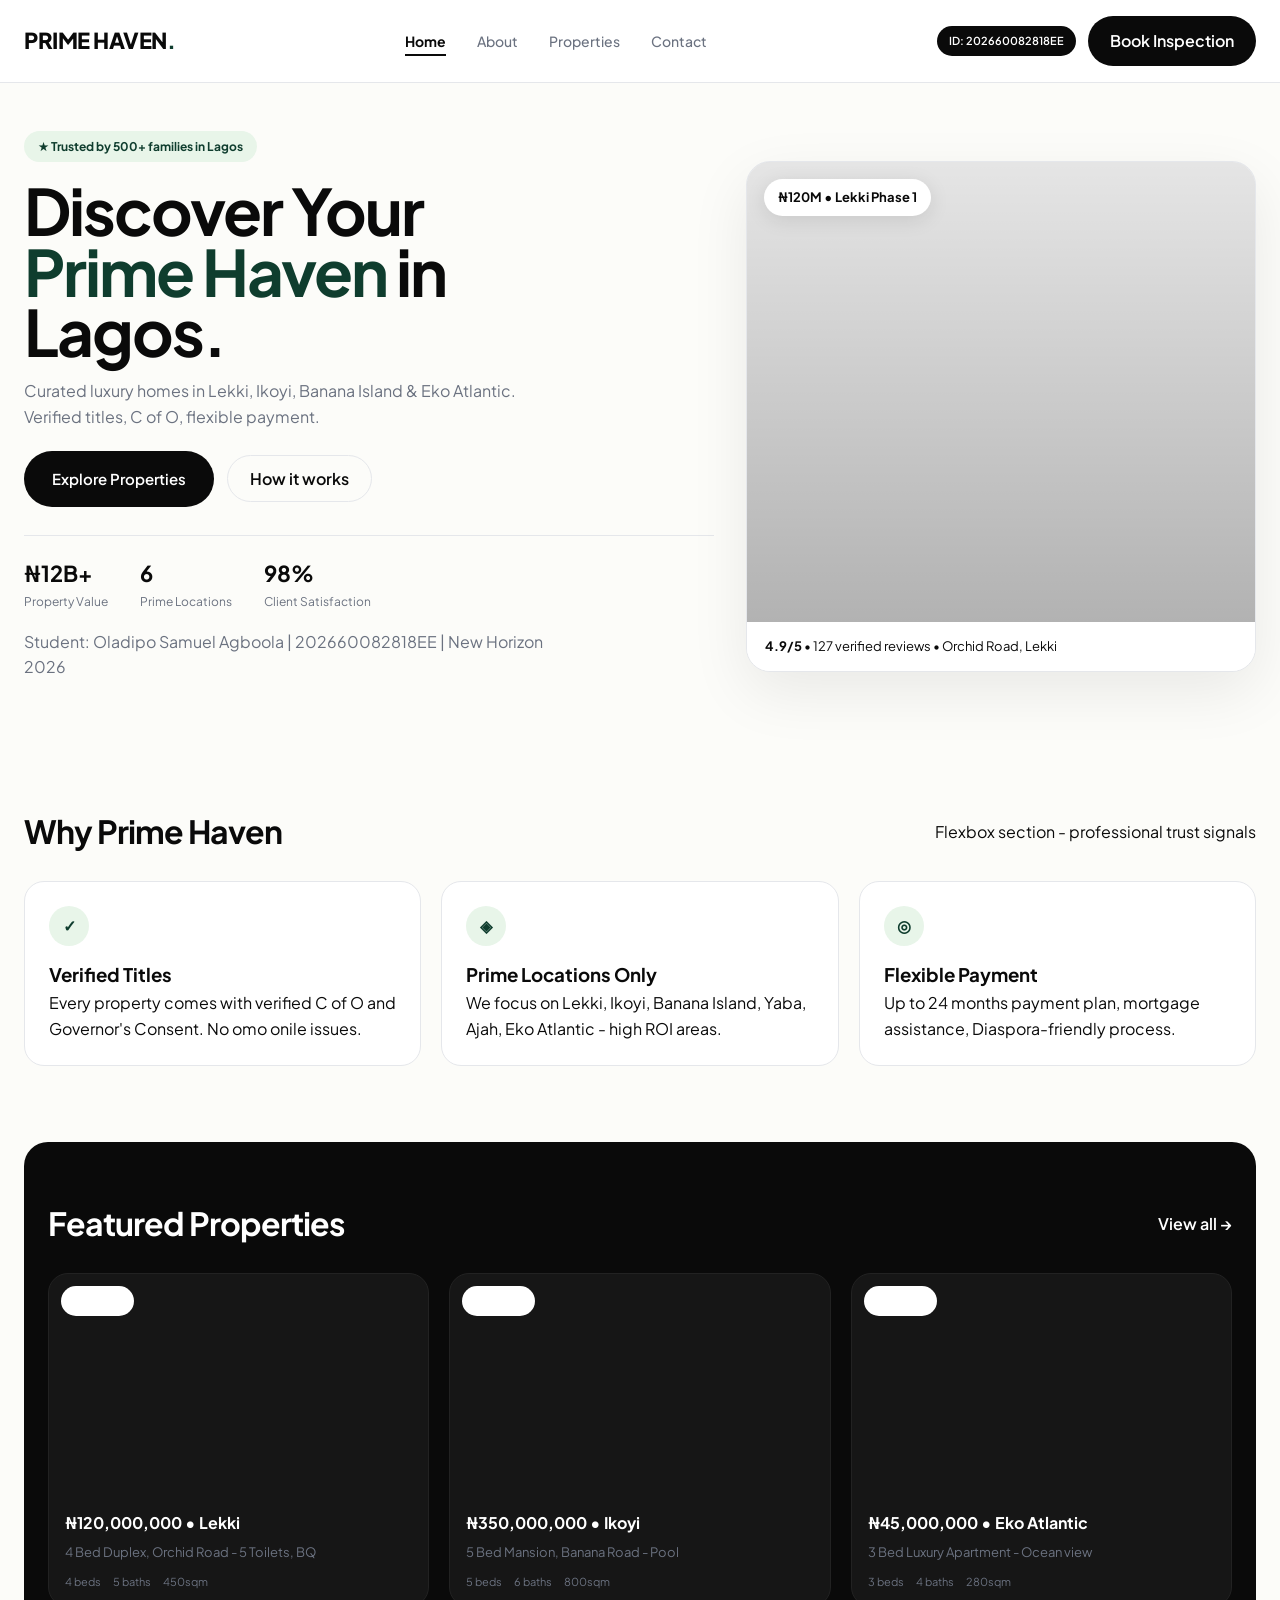
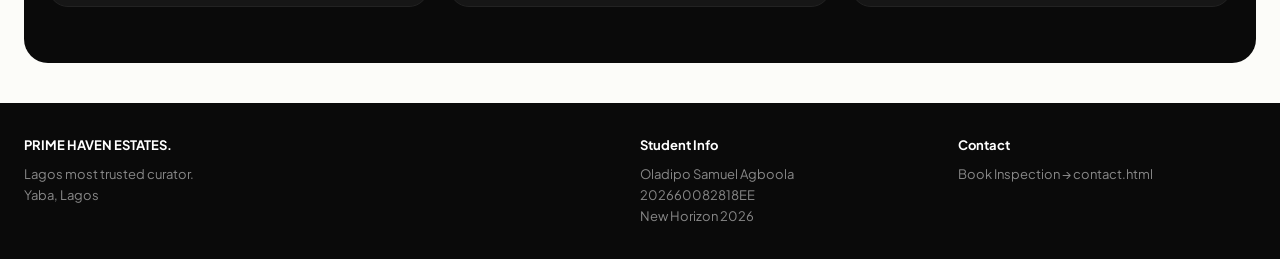
<file: index.html>
<!DOCTYPE html>
<html lang="en">
<head>
<meta charset="UTF-8">
<meta name="viewport" content="width=device-width, initial-scale=1.0">
<title>PRIME HAVEN ESTATES | Luxury Homes in Lagos | 202660082818EE</title>
<link href="https://fonts.googleapis.com/css2?family=Plus+Jakarta+Sans:wght@400;500;600;700&display=swap" rel="stylesheet">
<link rel="stylesheet" href="style.css">
</head>
<body>
<header class="navbar">
  <div class="nav-inner">
    <div class="logo">PRIME HAVEN<span>.</span></div>
    <nav id="navMenu">
      <a href="index.html" class="active">Home</a>
      <a href="about.html">About</a>
      <a href="services.html">Properties</a>
      <a href="contact.html">Contact</a>
    </nav>
    <div class="nav-right">
      <div class="id-badge">ID: 202660082818EE</div>
      <a href="contact.html" class="btn-primary">Book Inspection</a>
      <button id="menuBtn" class="menu-btn">☰</button>
    </div>
  </div>
</header>

<section class="hero-pro">
  <div class="hero-content">
    <span class="eyebrow">★ Trusted by 500+ families in Lagos</span>
    <h1>Discover Your<br><span>Prime Haven</span> in<br>Lagos.</h1>
    <p>Curated luxury homes in Lekki, Ikoyi, Banana Island & Eko Atlantic. Verified titles, C of O, flexible payment.</p>
    <div class="hero-actions">
      <a href="services.html" class="btn-primary large">Explore Properties</a>
      <a href="about.html" class="btn-ghost">How it works</a>
    </div>
    <div class="hero-stats">
      <div><strong>₦12B+</strong><span>Property Value</span></div>
      <div><strong>6</strong><span>Prime Locations</span></div>
      <div><strong>98%</strong><span>Client Satisfaction</span></div>
    </div>
    <p class="student-tag">Student: Oladipo Samuel Agboola | 202660082818EE | New Horizon 2026</p>
  </div>
  <div class="hero-visual">
    <div class="hero-img-card">
      <div class="price-tag">₦120M • Lekki Phase 1</div>
      <div class="hero-img"></div>
      <div class="hero-mini-card"><b>4.9/5</b> • 127 verified reviews • Orchid Road, Lekki</div>
    </div>
  </div>
</section>

<section class="section">
  <div class="section-head">
    <h2>Why Prime Haven</h2>
    <p>Flexbox section - professional trust signals</p>
  </div>
  <div class="flex-pro">
    <div class="flex-pro-card"><div class="icon">✓</div><h3>Verified Titles</h3><p>Every property comes with verified C of O and Governor's Consent. No omo onile issues.</p></div>
    <div class="flex-pro-card"><div class="icon">◈</div><h3>Prime Locations Only</h3><p>We focus on Lekki, Ikoyi, Banana Island, Yaba, Ajah, Eko Atlantic - high ROI areas.</p></div>
    <div class="flex-pro-card"><div class="icon">◎</div><h3>Flexible Payment</h3><p>Up to 24 months payment plan, mortgage assistance, Diaspora-friendly process.</p></div>
  </div>
</section>

<section class="section dark">
  <div class="section-head light"><h2>Featured Properties</h2><a href="services.html" class="link">View all →</a></div>
  <div class="grid-pro">
    <div class="prop-card"><div class="prop-img" style="background-image:url('https://images.unsplash.com/photo-1600607687939-ce8a6c25118c?auto=format&fit=crop&w=700')"><span>FOR SALE</span></div><div class="prop-body"><h4>₦120,000,000 • Lekki</h4><p>4 Bed Duplex, Orchid Road - 5 Toilets, BQ</p><div class="meta"><span>4 beds</span><span>5 baths</span><span>450sqm</span></div></div></div>
    <div class="prop-card"><div class="prop-img" style="background-image:url('https://images.unsplash.com/photo-1600585154340-be6161a56a0c?auto=format&fit=crop&w=700')"><span>FOR SALE</span></div><div class="prop-body"><h4>₦350,000,000 • Ikoyi</h4><p>5 Bed Mansion, Banana Road - Pool</p><div class="meta"><span>5 beds</span><span>6 baths</span><span>800sqm</span></div></div></div>
    <div class="prop-card"><div class="prop-img" style="background-image:url('https://images.unsplash.com/photo-1600596542815-ffad4c1539a9?auto=format&fit=crop&w=700')"><span>FOR RENT</span></div><div class="prop-body"><h4>₦45,000,000 • Eko Atlantic</h4><p>3 Bed Luxury Apartment - Ocean view</p><div class="meta"><span>3 beds</span><span>4 baths</span><span>280sqm</span></div></div></div>
  </div>
</section>

<footer class="footer-pro"><div class="footer-grid"><div><b>PRIME HAVEN ESTATES.</b><p>Lagos most trusted curator.<br>Yaba, Lagos</p></div><div><b>Student Info</b><p>Oladipo Samuel Agboola<br>202660082818EE<br>New Horizon 2026</p></div><div><b>Contact</b><p>Book Inspection → contact.html</p></div></div></footer>
<script src="script.js"></script>
</body>
</html>
</file>
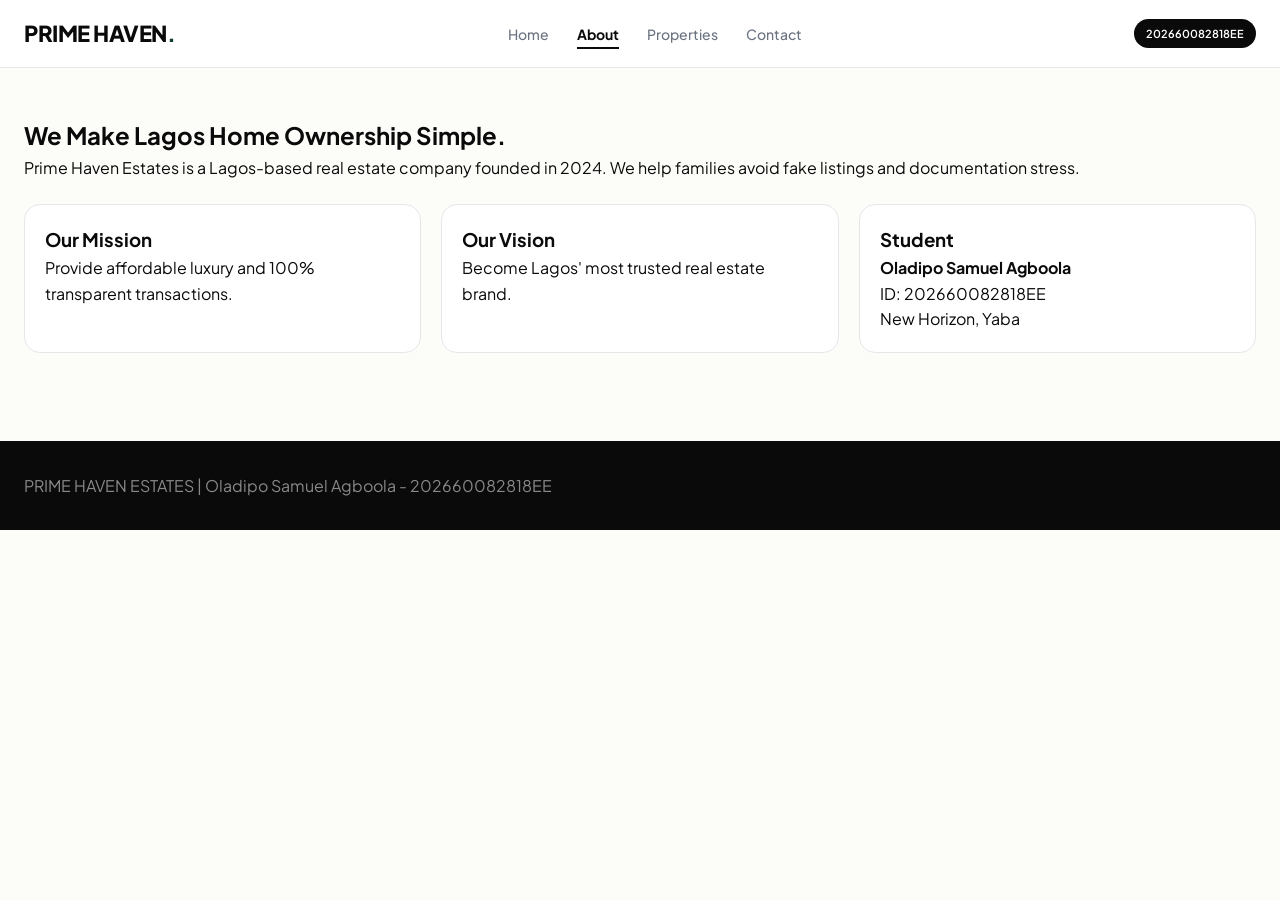
<file: about.html>
<!DOCTYPE html>
<html lang="en"><head><meta charset="UTF-8"><meta name="viewport" content="width=device-width, initial-scale=1.0"><title>About - PRIME HAVEN ESTATES - 202660082818EE</title><link href="https://fonts.googleapis.com/css2?family=Plus+Jakarta+Sans:wght@400;500;600;700&display=swap" rel="stylesheet"><link rel="stylesheet" href="style.css"></head>
<body>
<header class="navbar"><div class="nav-inner"><div class="logo">PRIME HAVEN<span>.</span></div><nav id="navMenu"><a href="index.html">Home</a><a href="about.html" class="active">About</a><a href="services.html">Properties</a><a href="contact.html">Contact</a></nav><div class="nav-right"><div class="id-badge">202660082818EE</div><button id="menuBtn" class="menu-btn">☰</button></div></div></header>
<section class="page-pro"><h1>We Make Lagos Home Ownership Simple.</h1><p>Prime Haven Estates is a Lagos-based real estate company founded in 2024. We help families avoid fake listings and documentation stress.</p><div class="about-grid"><div><h3>Our Mission</h3><p>Provide affordable luxury and 100% transparent transactions.</p></div><div><h3>Our Vision</h3><p>Become Lagos' most trusted real estate brand.</p></div><div><h3>Student</h3><p><b>Oladipo Samuel Agboola</b><br>ID: 202660082818EE<br>New Horizon, Yaba</p></div></div></section>
<footer class="footer-pro"><p>PRIME HAVEN ESTATES | Oladipo Samuel Agboola - 202660082818EE</p></footer><script src="script.js"></script></body></html>
</file>
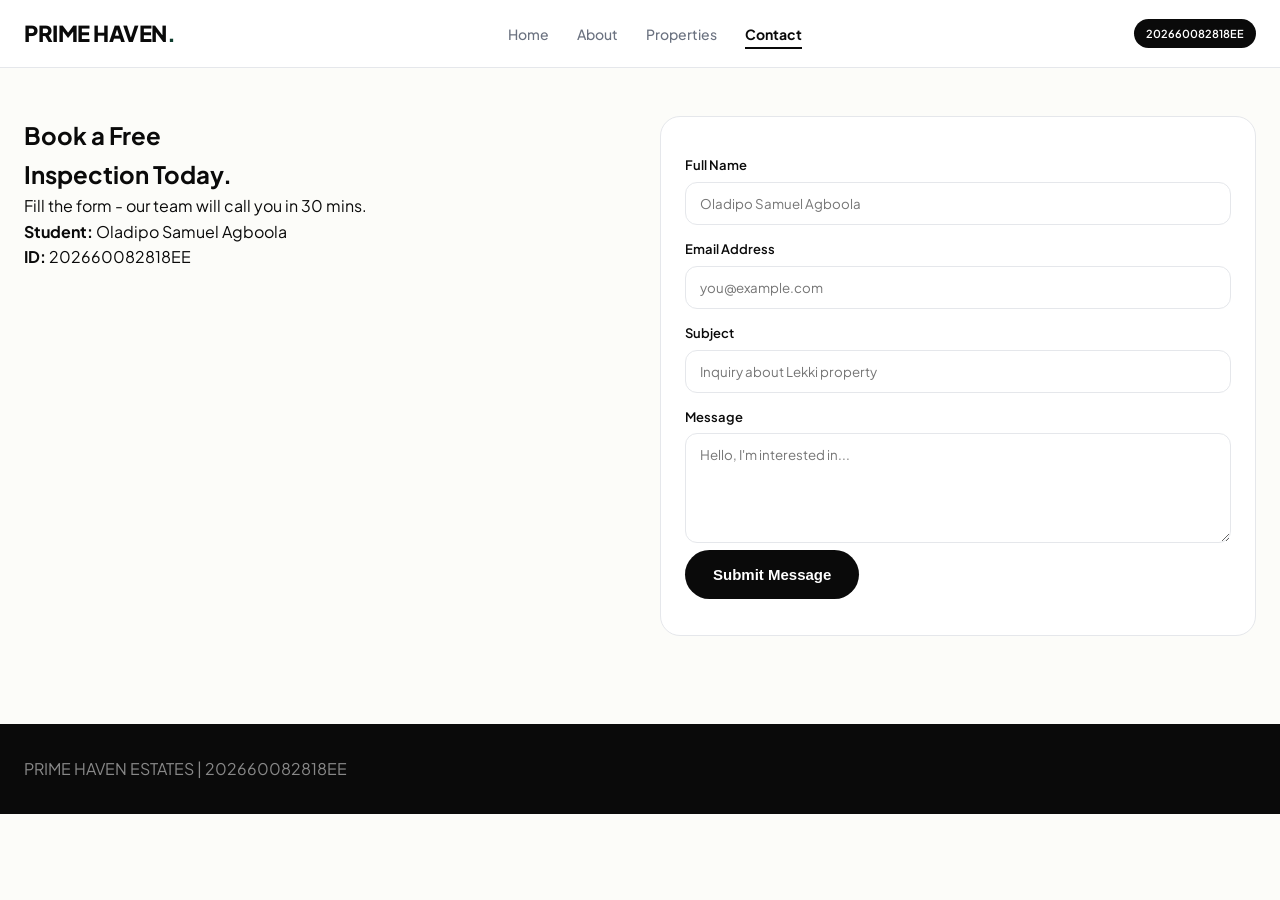
<file: contact.html>
<!DOCTYPE html>
<html lang="en"><head><meta charset="UTF-8"><meta name="viewport" content="width=device-width, initial-scale=1.0"><title>Contact - PRIME HAVEN ESTATES - 202660082818EE</title><link href="https://fonts.googleapis.com/css2?family=Plus+Jakarta+Sans:wght@400;500;600;700&display=swap" rel="stylesheet"><link rel="stylesheet" href="style.css"></head>
<body>
<header class="navbar"><div class="nav-inner"><div class="logo">PRIME HAVEN<span>.</span></div><nav id="navMenu"><a href="index.html">Home</a><a href="about.html">About</a><a href="services.html">Properties</a><a href="contact.html" class="active">Contact</a></nav><div class="nav-right"><div class="id-badge">202660082818EE</div><button id="menuBtn" class="menu-btn">☰</button></div></div></header>
<section class="page-pro"><div class="contact-split"><div><h1>Book a Free<br>Inspection Today.</h1><p>Fill the form - our team will call you in 30 mins.<br><b>Student:</b> Oladipo Samuel Agboola<br><b>ID:</b> 202660082818EE</p></div>
<form id="contactForm" class="form-pro">
<label>Full Name</label><input type="text" id="fullName" placeholder="Oladipo Samuel Agboola">
<label>Email Address</label><input type="email" id="email" placeholder="you@example.com">
<label>Subject</label><input type="text" id="subject" placeholder="Inquiry about Lekki property">
<label>Message</label><textarea id="message" placeholder="Hello, I'm interested in..."></textarea>
<button type="submit" class="btn-primary large">Submit Message</button><p id="formFeedback"></p>
</form></div></section>
<footer class="footer-pro"><p>PRIME HAVEN ESTATES | 202660082818EE</p></footer><script src="script.js"></script></body></html>
</file>
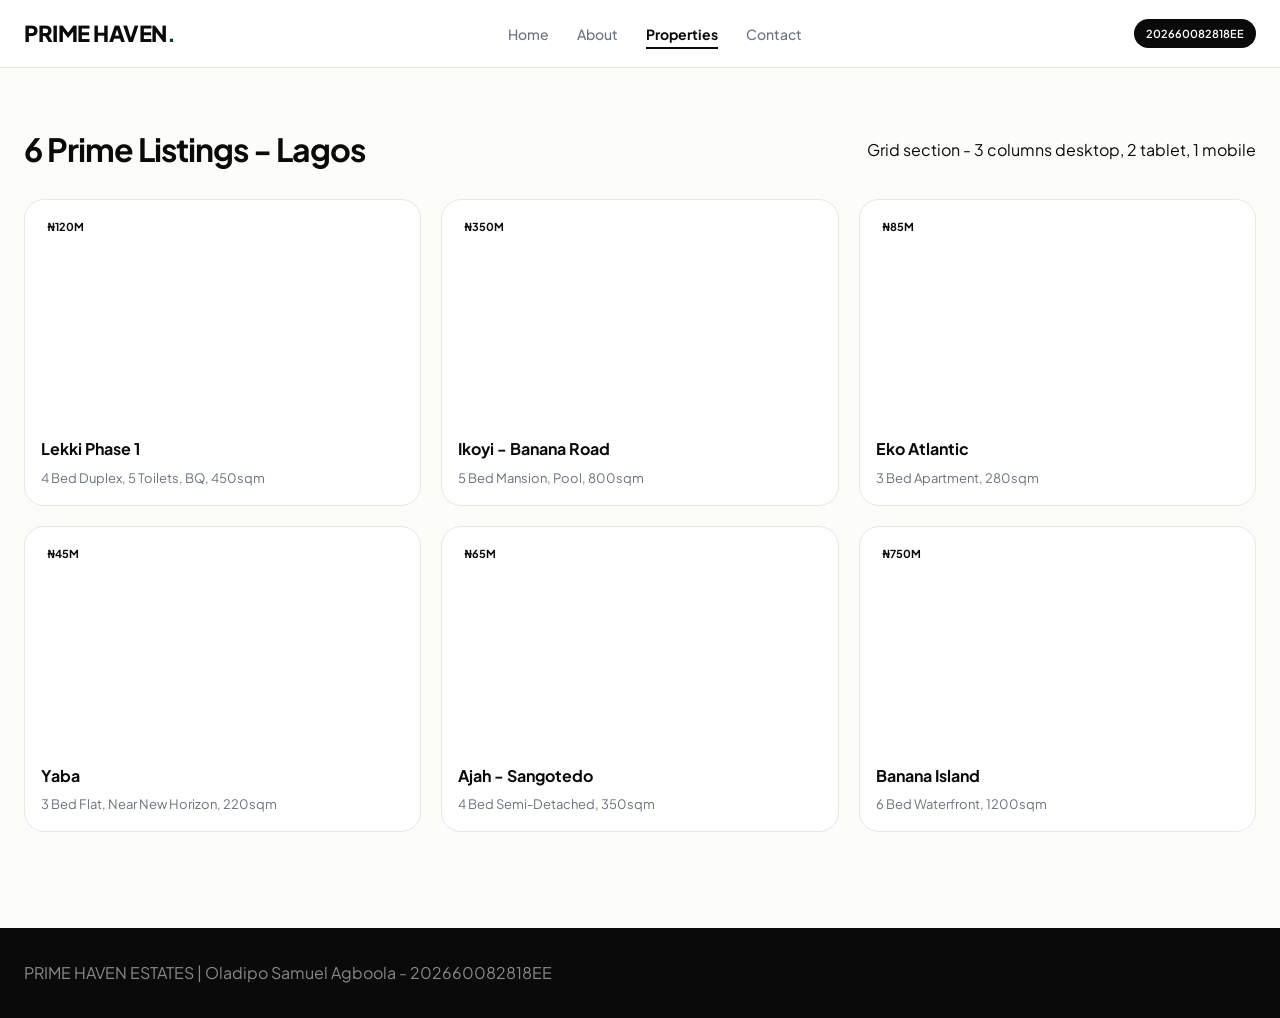
<file: services.html>
<!DOCTYPE html>
<html lang="en"><head><meta charset="UTF-8"><meta name="viewport" content="width=device-width, initial-scale=1.0"><title>Properties - PRIME HAVEN ESTATES - 202660082818EE</title><link href="https://fonts.googleapis.com/css2?family=Plus+Jakarta+Sans:wght@400;500;600;700&display=swap" rel="stylesheet"><link rel="stylesheet" href="style.css"></head>
<body>
<header class="navbar"><div class="nav-inner"><div class="logo">PRIME HAVEN<span>.</span></div><nav id="navMenu"><a href="index.html">Home</a><a href="about.html">About</a><a href="services.html" class="active">Properties</a><a href="contact.html">Contact</a></nav><div class="nav-right"><div class="id-badge">202660082818EE</div><button id="menuBtn" class="menu-btn">☰</button></div></div></header>
<section class="section"><div class="section-head"><h2>6 Prime Listings - Lagos</h2><p>Grid section - 3 columns desktop, 2 tablet, 1 mobile</p></div><div class="grid-pro">
<div class="prop-card"><div class="prop-img" style="background-image:url('https://images.unsplash.com/photo-1600607687939-ce8a6c25118c?auto=format&fit=crop&w=700')"><span>₦120M</span></div><div class="prop-body"><h4>Lekki Phase 1</h4><p>4 Bed Duplex, 5 Toilets, BQ, 450sqm</p></div></div>
<div class="prop-card"><div class="prop-img" style="background-image:url('https://images.unsplash.com/photo-1600585154340-be6161a56a0c?auto=format&fit=crop&w=700')"><span>₦350M</span></div><div class="prop-body"><h4>Ikoyi - Banana Road</h4><p>5 Bed Mansion, Pool, 800sqm</p></div></div>
<div class="prop-card"><div class="prop-img" style="background-image:url('https://images.unsplash.com/photo-1600047509807-ba8f99d2cdde?auto=format&fit=crop&w=700')"><span>₦85M</span></div><div class="prop-body"><h4>Eko Atlantic</h4><p>3 Bed Apartment, 280sqm</p></div></div>
<div class="prop-card"><div class="prop-img" style="background-image:url('https://images.unsplash.com/photo-1600566753086-00f18fb6b3ea?auto=format&fit=crop&w=700')"><span>₦45M</span></div><div class="prop-body"><h4>Yaba</h4><p>3 Bed Flat, Near New Horizon, 220sqm</p></div></div>
<div class="prop-card"><div class="prop-img" style="background-image:url('https://images.unsplash.com/photo-1600596542815-ffad4c1539a9?auto=format&fit=crop&w=700')"><span>₦65M</span></div><div class="prop-body"><h4>Ajah - Sangotedo</h4><p>4 Bed Semi-Detached, 350sqm</p></div></div>
<div class="prop-card"><div class="prop-img" style="background-image:url('https://images.unsplash.com/photo-1512917774080-9991f1c4c750?auto=format&fit=crop&w=700')"><span>₦750M</span></div><div class="prop-body"><h4>Banana Island</h4><p>6 Bed Waterfront, 1200sqm</p></div></div>
</div></section>
<footer class="footer-pro"><p>PRIME HAVEN ESTATES | Oladipo Samuel Agboola - 202660082818EE</p></footer><script src="script.js"></script></body></html>
</file>
<file: style.css>
:root{--green:#0f3d2e;--green-light:#e8f5e9;--black:#0a0a0a;--gray:#6b7280;--border:#e5e7eb;--bg:#fcfcf9}

*{margin:0;padding:0;box-sizing:border-box}body{font-family:'Plus Jakarta Sans',sans-serif;background:var(--bg);color:var(--black);line-height:1.6}

.navbar{background:#fff;border-bottom:1px solid var(--border);position:sticky;top:0;z-index:20}.nav-inner{max-width:1280px;margin:0 auto;padding:16px 24px;display:flex;justify-content:space-between;align-items:center}

.logo{font-weight:800;font-size:22px;letter-spacing:-0.5px}.logo span{color:var(--green)}

nav a{margin:0 14px;text-decoration:none;color:var(--gray);font-weight:500;font-size:14px}nav a.active{color:var(--black);font-weight:700;border-bottom:2px solid var(--black);padding-bottom:4px}

.nav-right{display:flex;align-items:center;gap:12px}.id-badge{background:var(--black);color:#fff;padding:6px 12px;border-radius:999px;font-size:11px;font-weight:600}

.btn-primary{background:var(--black);color:#fff;border:none;padding:12px 22px;border-radius:999px;font-weight:600;cursor:pointer;text-decoration:none;display:inline-block}.btn-primary.large{padding:16px 28px;font-size:15px}

.btn-ghost{border:1px solid var(--border);padding:12px 22px;border-radius:999px;text-decoration:none;color:var(--black);font-weight:600;margin-left:10px}

.menu-btn{display:none;background:var(--black);color:#fff;border:none;padding:8px 14px;border-radius:8px}

.hero-pro{max-width:1280px;margin:0 auto;padding:48px 24px;display:grid;grid-template-columns:1.15fr 0.85fr;gap:32px;align-items:center}

.eyebrow{background:var(--green-light);color:var(--green);padding:6px 14px;border-radius:999px;font-size:12px;font-weight:700;display:inline-block;margin-bottom:18px}

.hero-content h1{font-size:64px;line-height:0.95;letter-spacing:-2px;margin-bottom:16px}.hero-content h1 span{color:var(--green)}

.hero-content p{color:var(--gray);max-width:520px;font-size:16px;margin-bottom:22px}.hero-actions{margin-bottom:28px}

.hero-stats{display:flex;gap:32px;border-top:1px solid var(--border);padding-top:20px;margin-top:10px}.hero-stats div{display:flex;flex-direction:column}.hero-stats strong{font-size:22px}.hero-stats span{font-size:12px;color:var(--gray)}

.student-tag{margin-top:18px;font-size:11px;color:#999}

.hero-visual{position:relative}.hero-img-card{background:#fff;border-radius:24px;overflow:hidden;border:1px solid var(--border);box-shadow:0 20px 60px rgba(0,0,0,0.08)}.hero-img{height:460px;background:linear-gradient(rgba(0,0,0,0.1),rgba(0,0,0,0.3)),url('https://images.unsplash.com/photo-1600596542815-ffad4c1539a9?auto=format&fit=crop&w=900');background-size:cover;background-position:center}.price-tag{position:absolute;top:18px;left:18px;background:#fff;padding:8px 14px;border-radius:999px;font-weight:700;font-size:13px;box-shadow:0 4px 20px rgba(0,0,0,0.1);z-index:2}.hero-mini-card{padding:14px 18px;font-size:13px;background:#fff}

.section{max-width:1280px;margin:0 auto;padding:56px 24px}.section.dark{background:var(--black);border-radius:24px;color:#fff;margin:20px 24px;max-width:calc(1280px - 48px)}.section-head{display:flex;justify-content:space-between;align-items:center;margin-bottom:24px}.section-head h2{font-size:32px;letter-spacing:-1px}.section-head.light h2{color:#fff}.link{color:#fff;text-decoration:none;font-weight:600}

.flex-pro{display:flex;gap:20px}.flex-pro-card{background:#fff;border:1px solid var(--border);border-radius:20px;padding:24px;flex:1}.section.dark .flex-pro-card{background:#161616;border-color:#222;color:#fff}.icon{width:40px;height:40px;border-radius:999px;background:var(--green-light);color:var(--green);display:flex;align-items:center;justify-content:center;font-weight:800;margin-bottom:14px}

.grid-pro{display:grid;grid-template-columns:repeat(3,1fr);gap:20px}.prop-card{background:#fff;border:1px solid var(--border);border-radius:20px;overflow:hidden;transition:transform 0.2s}.prop-card:hover{transform:translateY(-4px)}.section.dark .prop-card{background:#161616;border-color:#222}.prop-img{height:220px;background-size:cover;background-position:center;position:relative}.prop-img span{position:absolute;top:12px;left:12px;background:#fff;padding:6px 10px;border-radius:999px;font-size:11px;font-weight:700}.prop-body{padding:16px}.prop-body h4{font-size:16px;margin-bottom:6px}.prop-body p{font-size:13px;color:var(--gray)}.meta{display:flex;gap:12px;margin-top:10px;font-size:11px;color:var(--gray)}.page-pro{max-width:1280px;margin:0 auto;padding:48px 24px}.about-grid{display:grid;grid-template-columns:repeat(3,1fr);gap:20px;margin-top:24px}.about-grid div{background:#fff;border:1px solid var(--border);padding:20px;border-radius:16px}

.contact-split{display:grid;grid-template-columns:1fr 1fr;gap:40px}.form-pro{background:#fff;border:1px solid var(--border);padding:24px;border-radius:20px}.form-pro label{display:block;margin:14px 0 6px;font-weight:600;font-size:13px}.form-pro input,.form-pro textarea{width:100%;padding:12px 14px;border:1px solid var(--border);border-radius:12px;font-family:inherit}.form-pro textarea{height:110px}#formFeedback{margin-top:12px;font-size:13px;font-weight:600}

.footer-pro{background:#0a0a0a;color:#888;padding:32px 24px;margin-top:40px}.footer-grid{max-width:1280px;margin:0 auto;display:grid;grid-template-columns:2fr 1fr 1fr;gap:20px;font-size:13px}.footer-grid b{color:#fff;display:block;margin-bottom:8px}

@media(max-width:1000px){.hero-pro{grid-template-columns:1fr}.grid-pro{grid-template-columns:repeat(2,1fr)}.contact-split{grid-template-columns:1fr}.flex-pro{flex-direction:column}.hero-content h1{font-size:42px}}

@media(max-width:640px){.grid-pro{grid-template-columns:1fr}nav{display:none}nav.open{display:flex;flex-direction:column;position:absolute;top:64px;left:0;right:0;background:#fff;padding:20px;border-bottom:1px solid var(--border);z-index:10}.menu-btn{display:block}.footer-grid{grid-template-columns:1fr}.hero-stats{gap:18px}}
</file>
